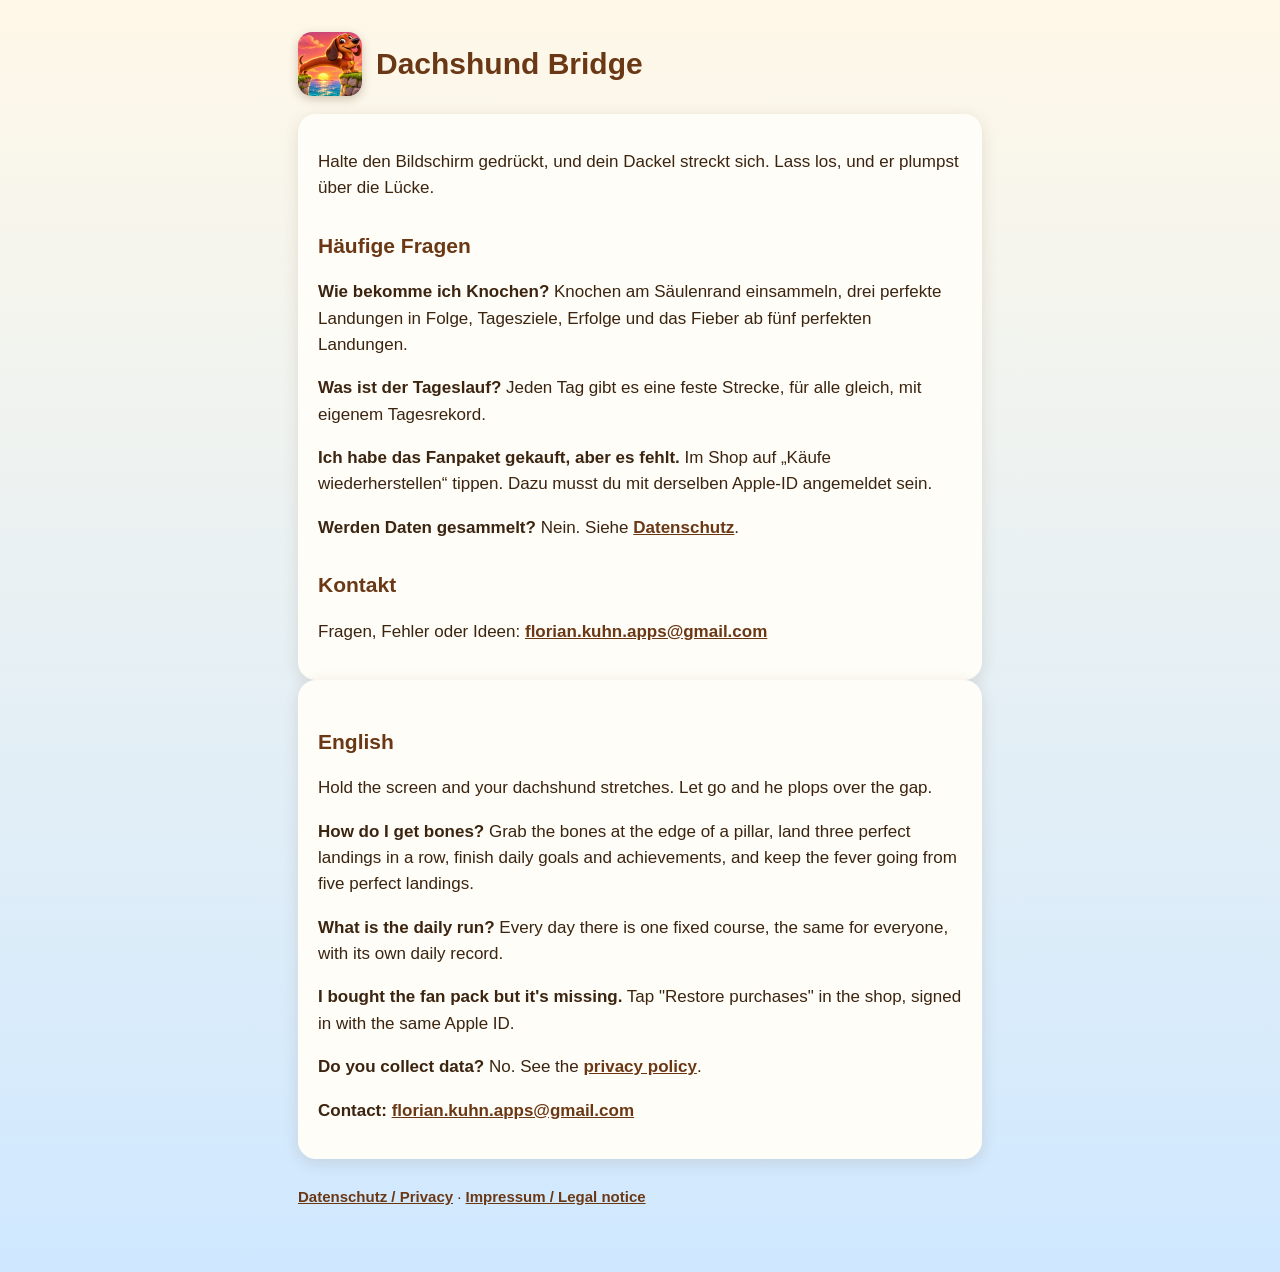
<file: index.html>
<!doctype html>
<html lang="de"><head><meta charset="utf-8"><meta name="viewport" content="width=device-width, initial-scale=1">
<title>Dachshund Bridge – Hilfe / Help</title><link rel="stylesheet" href="style.css"></head>
<body><main>
<header><img src="icon.png" alt=""><h1>Dachshund Bridge</h1></header>
<div class="card">
<p>Halte den Bildschirm gedrückt, und dein Dackel streckt sich. Lass los, und er plumpst über die Lücke.</p>
<h2>Häufige Fragen</h2>
<p><b>Wie bekomme ich Knochen?</b> Knochen am Säulenrand einsammeln, drei perfekte Landungen in Folge, Tagesziele, Erfolge und das Fieber ab fünf perfekten Landungen.</p>
<p><b>Was ist der Tageslauf?</b> Jeden Tag gibt es eine feste Strecke, für alle gleich, mit eigenem Tagesrekord.</p>
<p><b>Ich habe das Fanpaket gekauft, aber es fehlt.</b> Im Shop auf „Käufe wiederherstellen“ tippen. Dazu musst du mit derselben Apple-ID angemeldet sein.</p>
<p><b>Werden Daten gesammelt?</b> Nein. Siehe <a href="datenschutz.html">Datenschutz</a>.</p>
<h2>Kontakt</h2>
<p>Fragen, Fehler oder Ideen: <a href="mailto:florian.kuhn.apps@gmail.com">florian.kuhn.apps@gmail.com</a></p>
</div>
<div class="card" lang="en">
<h2>English</h2>
<p>Hold the screen and your dachshund stretches. Let go and he plops over the gap.</p>
<p><b>How do I get bones?</b> Grab the bones at the edge of a pillar, land three perfect landings in a row, finish daily goals and achievements, and keep the fever going from five perfect landings.</p>
<p><b>What is the daily run?</b> Every day there is one fixed course, the same for everyone, with its own daily record.</p>
<p><b>I bought the fan pack but it's missing.</b> Tap "Restore purchases" in the shop, signed in with the same Apple ID.</p>
<p><b>Do you collect data?</b> No. See the <a href="privacy.html">privacy policy</a>.</p>
<p><b>Contact:</b> <a href="mailto:florian.kuhn.apps@gmail.com">florian.kuhn.apps@gmail.com</a></p>
</div>
<nav><a href="datenschutz.html">Datenschutz / Privacy</a> · <a href="impressum.html">Impressum / Legal notice</a></nav>
</main></body></html>
</file>
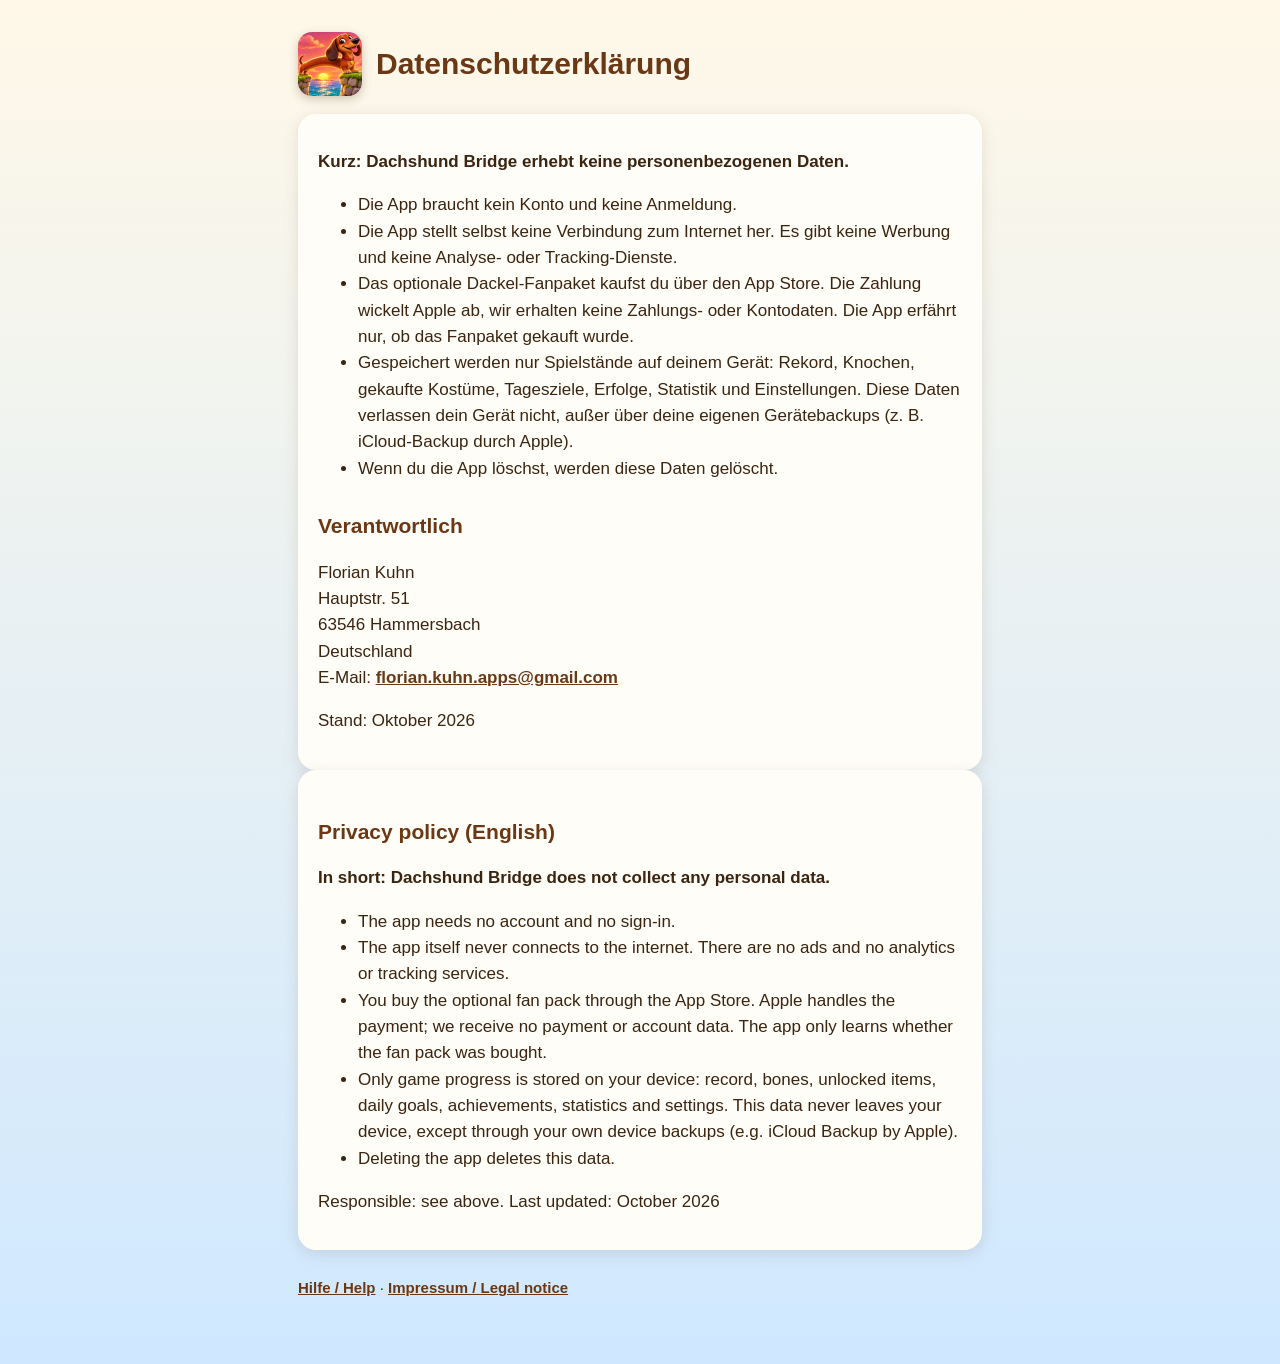
<file: datenschutz.html>
<!doctype html>
<html lang="de"><head><meta charset="utf-8"><meta name="viewport" content="width=device-width, initial-scale=1">
<title>Dachshund Bridge – Datenschutz / Privacy</title><link rel="stylesheet" href="style.css"></head>
<body><main>
<header><img src="icon.png" alt=""><h1>Datenschutzerklärung</h1></header>
<div class="card">
<p><b>Kurz: Dachshund Bridge erhebt keine personenbezogenen Daten.</b></p>
<ul>
<li>Die App braucht kein Konto und keine Anmeldung.</li>
<li>Die App stellt selbst keine Verbindung zum Internet her. Es gibt keine Werbung und keine Analyse- oder Tracking-Dienste.</li>
<li>Das optionale Dackel-Fanpaket kaufst du über den App Store. Die Zahlung wickelt Apple ab, wir erhalten keine Zahlungs- oder Kontodaten. Die App erfährt nur, ob das Fanpaket gekauft wurde.</li>
<li>Gespeichert werden nur Spielstände auf deinem Gerät: Rekord, Knochen, gekaufte Kostüme, Tagesziele, Erfolge, Statistik und Einstellungen. Diese Daten verlassen dein Gerät nicht, außer über deine eigenen Gerätebackups (z. B. iCloud-Backup durch Apple).</li>
<li>Wenn du die App löschst, werden diese Daten gelöscht.</li>
</ul>
<h2>Verantwortlich</h2>
<p>Florian Kuhn<br>Hauptstr. 51<br>63546 Hammersbach<br>Deutschland<br>E-Mail: <a href="mailto:florian.kuhn.apps@gmail.com">florian.kuhn.apps@gmail.com</a></p>
<p>Stand: Oktober 2026</p>
</div>
<div class="card" lang="en" id="en">
<h2>Privacy policy (English)</h2>
<p><b>In short: Dachshund Bridge does not collect any personal data.</b></p>
<ul>
<li>The app needs no account and no sign-in.</li>
<li>The app itself never connects to the internet. There are no ads and no analytics or tracking services.</li>
<li>You buy the optional fan pack through the App Store. Apple handles the payment; we receive no payment or account data. The app only learns whether the fan pack was bought.</li>
<li>Only game progress is stored on your device: record, bones, unlocked items, daily goals, achievements, statistics and settings. This data never leaves your device, except through your own device backups (e.g. iCloud Backup by Apple).</li>
<li>Deleting the app deletes this data.</li>
</ul>
<p>Responsible: see above. Last updated: October 2026</p>
</div>
<nav><a href="index.html">Hilfe / Help</a> · <a href="impressum.html">Impressum / Legal notice</a></nav>
</main></body></html>
</file>
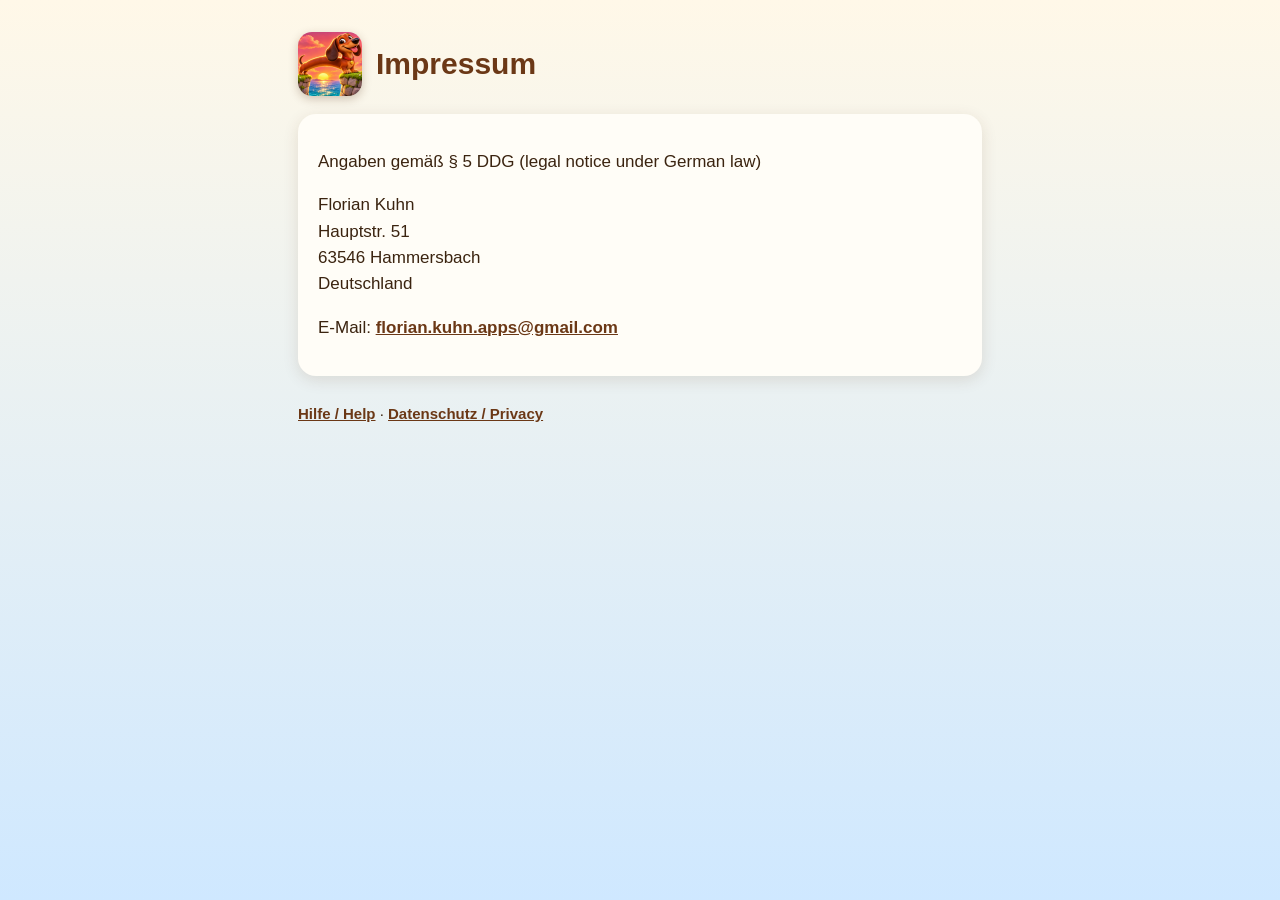
<file: impressum.html>
<!doctype html>
<html lang="de"><head><meta charset="utf-8"><meta name="viewport" content="width=device-width, initial-scale=1">
<title>Dachshund Bridge – Impressum</title><link rel="stylesheet" href="style.css"></head>
<body><main>
<header><img src="icon.png" alt=""><h1>Impressum</h1></header>
<div class="card">
<p>Angaben gemäß § 5 DDG (legal notice under German law)</p>
<p>Florian Kuhn<br>Hauptstr. 51<br>63546 Hammersbach<br>Deutschland</p>
<p>E-Mail: <a href="mailto:florian.kuhn.apps@gmail.com">florian.kuhn.apps@gmail.com</a></p>
</div>
<nav><a href="index.html">Hilfe / Help</a> · <a href="datenschutz.html">Datenschutz / Privacy</a></nav>
</main></body></html>
</file>
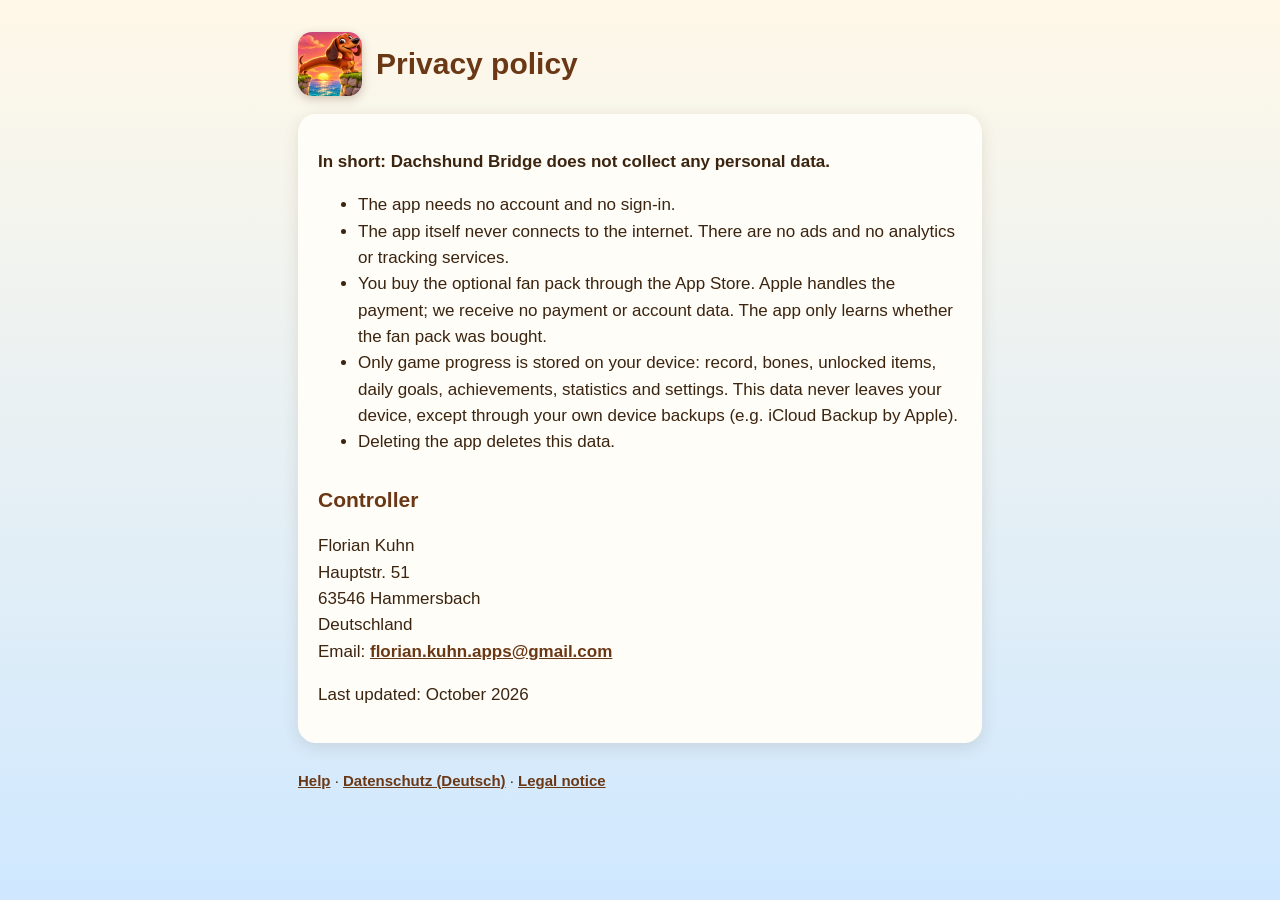
<file: privacy.html>
<!doctype html>
<html lang="en"><head><meta charset="utf-8"><meta name="viewport" content="width=device-width, initial-scale=1">
<title>Dachshund Bridge – Privacy policy</title><link rel="stylesheet" href="style.css"></head>
<body><main>
<header><img src="icon.png" alt=""><h1>Privacy policy</h1></header>
<div class="card" lang="en">

<p><b>In short: Dachshund Bridge does not collect any personal data.</b></p>
<ul>
<li>The app needs no account and no sign-in.</li>
<li>The app itself never connects to the internet. There are no ads and no analytics or tracking services.</li>
<li>You buy the optional fan pack through the App Store. Apple handles the payment; we receive no payment or account data. The app only learns whether the fan pack was bought.</li>
<li>Only game progress is stored on your device: record, bones, unlocked items, daily goals, achievements, statistics and settings. This data never leaves your device, except through your own device backups (e.g. iCloud Backup by Apple).</li>
<li>Deleting the app deletes this data.</li>
</ul>
<h2>Controller</h2><p>Florian Kuhn<br>Hauptstr. 51<br>63546 Hammersbach<br>Deutschland<br>Email: <a href="mailto:florian.kuhn.apps@gmail.com">florian.kuhn.apps@gmail.com</a></p><p>Last updated: October 2026</p>
</div>
<nav><a href="index.html">Help</a> · <a href="datenschutz.html">Datenschutz (Deutsch)</a> · <a href="impressum.html">Legal notice</a></nav>
</main></body></html>
</file>
<file: style.css>
:root { --brown: #6b3816; --cream: #fff8e8; --sky: #cfe8ff; --text: #3b2410; }
* { box-sizing: border-box; }
body { margin: 0; font: 17px/1.55 -apple-system, BlinkMacSystemFont, "SF Pro Rounded", "Helvetica Neue", Arial, sans-serif;
  color: var(--text); background: linear-gradient(180deg, var(--cream), var(--sky)); min-height: 100vh; }
main { max-width: 720px; margin: 0 auto; padding: 32px 18px 64px; }
header { display: flex; align-items: center; gap: 14px; margin-bottom: 18px; }
header img { width: 64px; height: 64px; border-radius: 14px; box-shadow: 0 3px 10px rgba(80,40,10,.25); }
h1 { color: var(--brown); font-size: 30px; margin: 0; }
h2 { color: var(--brown); font-size: 21px; margin: 28px 0 8px; }
.card { background: #fffdf7; border-radius: 18px; padding: 18px 20px; box-shadow: 0 4px 16px rgba(80,40,10,.12); }
a { color: var(--brown); font-weight: 600; }
nav { margin-top: 26px; font-size: 15px; }
</file>
